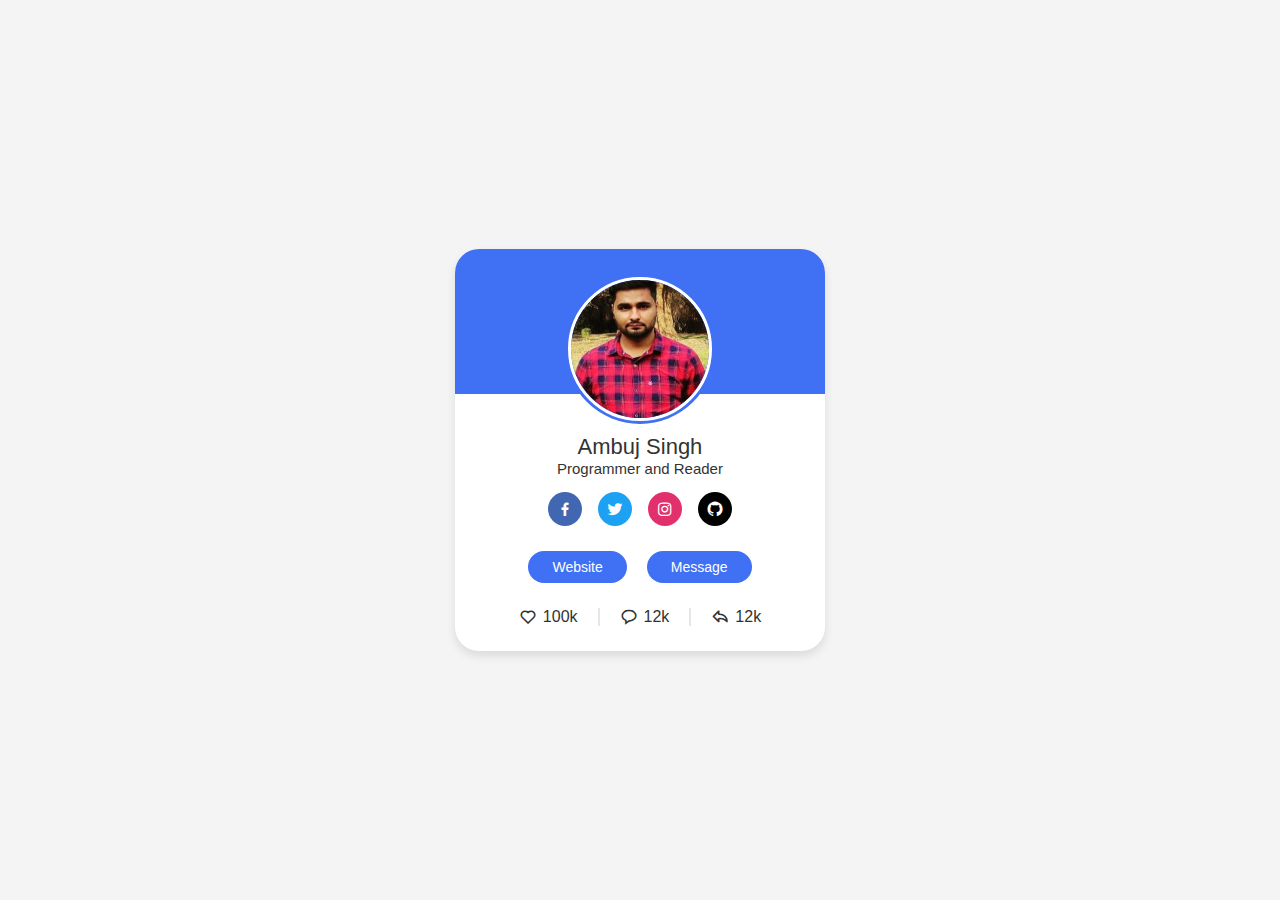
<file: index.html>
<!DOCTYPE html>
<html lang="en">
<head>
    <meta charset="UTF-8">
    <meta name="viewport" content="width=device-width, initial-scale=1.0">
    <title>Profile card UI design</title>
    <link rel="stylesheet" href="style.css">
    <!--boxicons css-->
    <link href='https://unpkg.com/boxicons@2.1.4/css/boxicons.min.css'
     rel='stylesheet'>
</head>
<body>
     <div class="profilecard">
        <div class="image">
            <img src="Ambuj.jpg" alt="" class="profileimage">
        </div>
        <div class="textdata">
            <span class="name">Ambuj Singh</span>
            <span class="job">Programmer and Reader</span>

            
        </div>
        <div class="mediabutton">
            <a href="#" style="background: #4267b2;" class="link">
                <i class='bx bxl-facebook'></i>
            </a>
            <a href="#" style="background: #1da1f2;" class="link">
                <i class='bx bxl-twitter'></i>
            </a>
            <a href="#"  style="background: #e1306c;" class="link">
                <i class='bx bxl-instagram'></i>
            </a>
            <a href="#"  style="background: black;" class="link">
                <i class='bx bxl-github'></i>
            </a>

        </div>
        <div class="buttons">
            <button class="button">Website</button>
            <button class="button">Message</button>
        </div>
       <div class="analytics">
        <div class="data">
            <i class='bx bx-heart'></i>
            <span class="number">100k</span>
        </div>
        <div class="data">
            <i class='bx bx-message-rounded'></i>
            <span class="number">12k</span>
        </div>
        <div class="data">
            <i class='bx bx-share'></i>
            <span class="number">12k</span>
        </div>
       </div>
     </div>

</body>
</html>
</file>
<file: style.css>
*{
    margin: 0;
    padding: 0;
    box-sizing: border-box;
}

html,body{
    width: 100%;
    height: 100%;
}

@import url('https://fonts.googleapis.com/css2?family=Poppins:wght@300;400;500;600&display=swap');

*{
    font-family: 'Poppins', sans-serif;
    margin: 0;
    padding: 0;
    box-sizing: border-box;
}
body{
    height: 100vh;
    display: flex;
    align-items: center;
    justify-content: center;
    background-color: #f4f4f4;
}
.profilecard{
display: flex;
flex-direction: column;
align-items: center;
max-width: 370px;
width: 100%;
background: #fff;
border-radius: 24px;
padding: 25px;
box-shadow: 0 5px 10px rgba(0, 0, 0, 0.1);
position: relative;

}

.profilecard::before{
    content: '';
    position: absolute;
    top: 0;
    left: 0;
    height: 36%;
    width: 100%;
    border-radius: 24px 24px 0 0;
    background-color: #4070f4;
}
.image{
    position: relative;
    height: 150px;
    width: 150px;
    border-radius: 50%;
    background-color: #4070f4;
    padding: 3px;
    margin-bottom: 10px;

}

.image .profileimage{
    width: 100%;
    height: 100%;
    object-fit: cover;
    border-radius: 50%;
    border: 3px solid #fff;  
 
}

.profilecard .textdata{
    display: flex;
    flex-direction: column;
    align-items: center;
    color: #333;
}

.textdata .name{
    font-size: 22px;
    font-weight: 500;
}

.textdata .job{
    font-size: 15px;
    font-weight: 400;
}

.profilecard .mediabutton{
    display: flex;
    align-items: center;
    margin-top: 15px;
}
.mediabutton .link{
display: flex;
align-items: center;
justify-content: center;
color: #fff;
font-size: 18px;
height: 34px;
width: 34px;
border-radius: 50%;
margin: 0 8px;
background-color: #4070f4; 
text-decoration: none;

}

.profilecard .buttons{
    display: flex;
    align-items: center;
    margin-top: 25px;

}

.buttons .button{
    color: #fff;
    font-size: 14px;
    font-weight: 400;
    border: none;
    border-radius: 24px;
    margin: 0 10px;
    padding: 8px 24px;
    background-color: #4070f4;
    cursor: pointer;
    transition: all 0.3s ease;
}

.buttons  .button:hover{
    background-color: #0e4bf1;
}

.profilecard .analytics{
    display: flex;
    align-items: center;
    margin-top: 25px;

}
.analytics .data{
    display: flex;
    align-items: center;
    color: #333;
    padding: 0 20px;
    border-right: 2px solid #e7e7e7;
}

.data i{
    font-size: 18px;
    margin-right: 6px;
}
.data:last-child{
   border-right: none;

}
</file>
